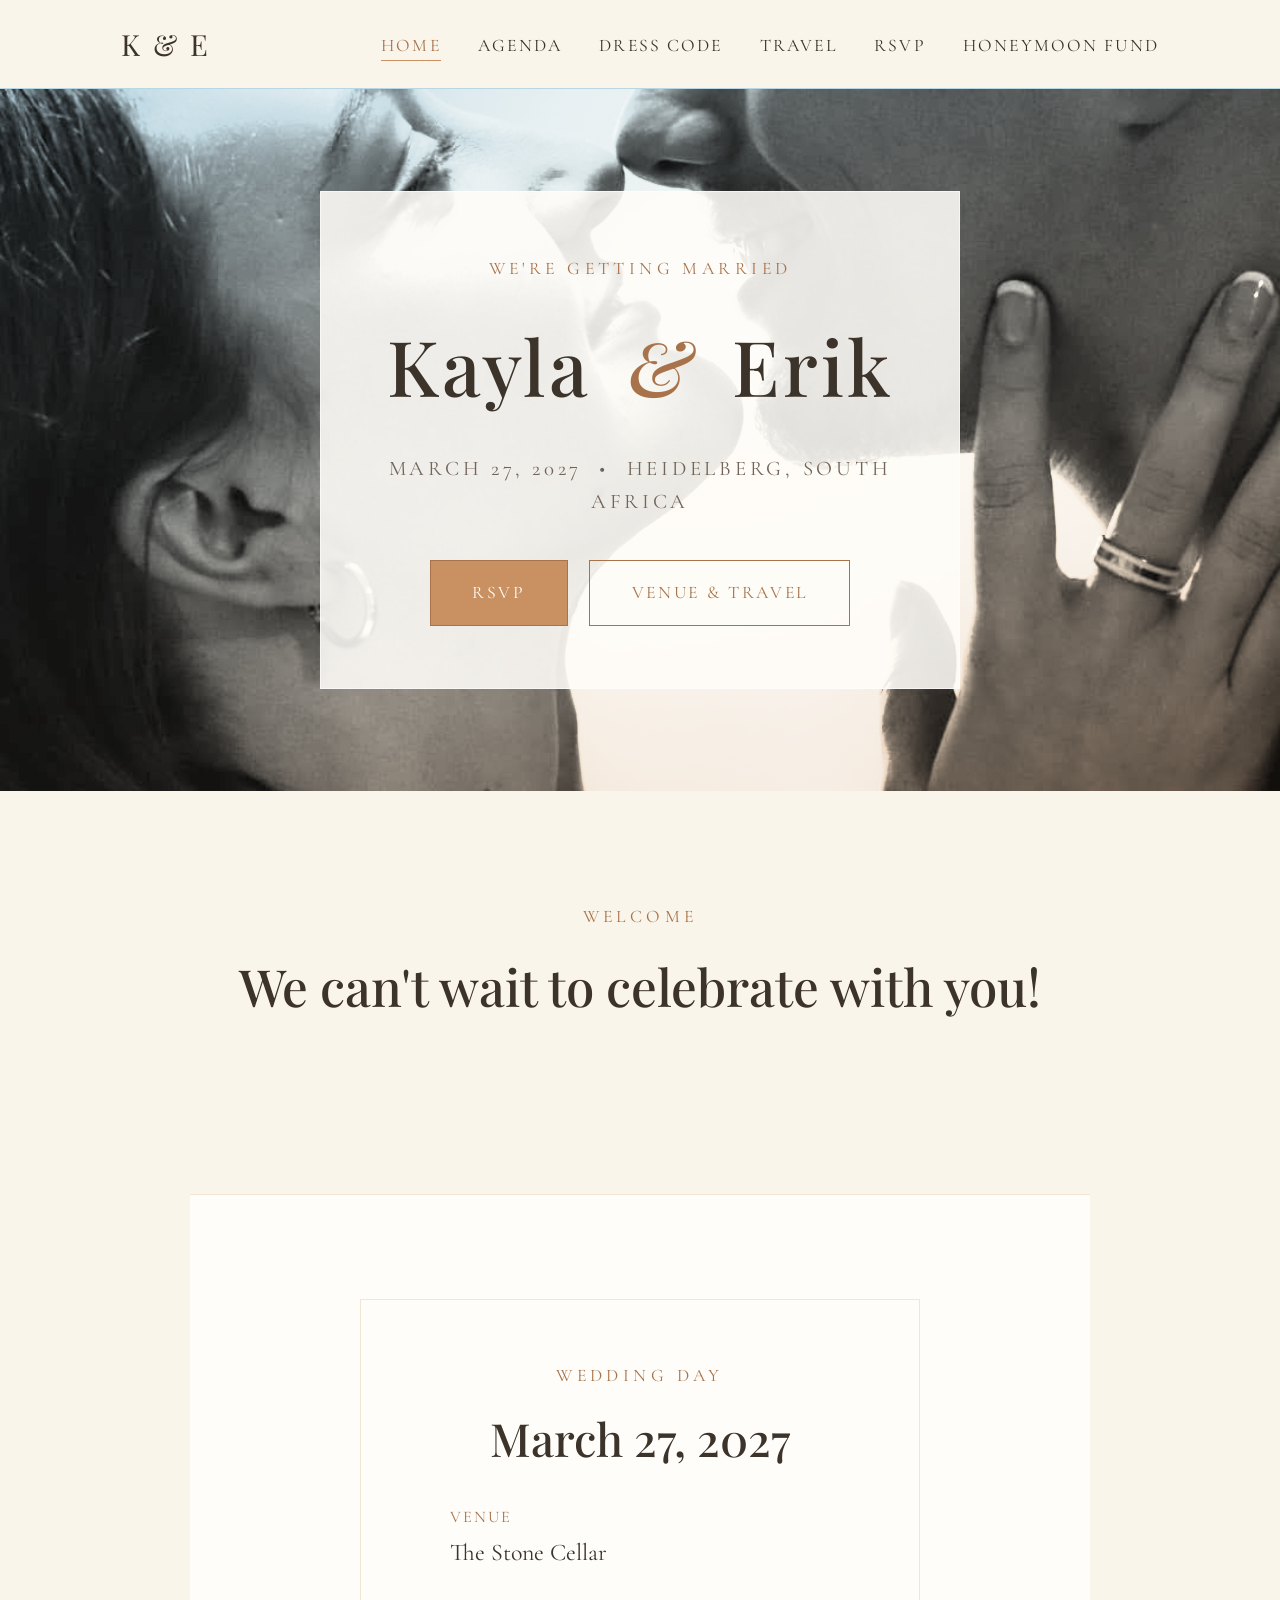
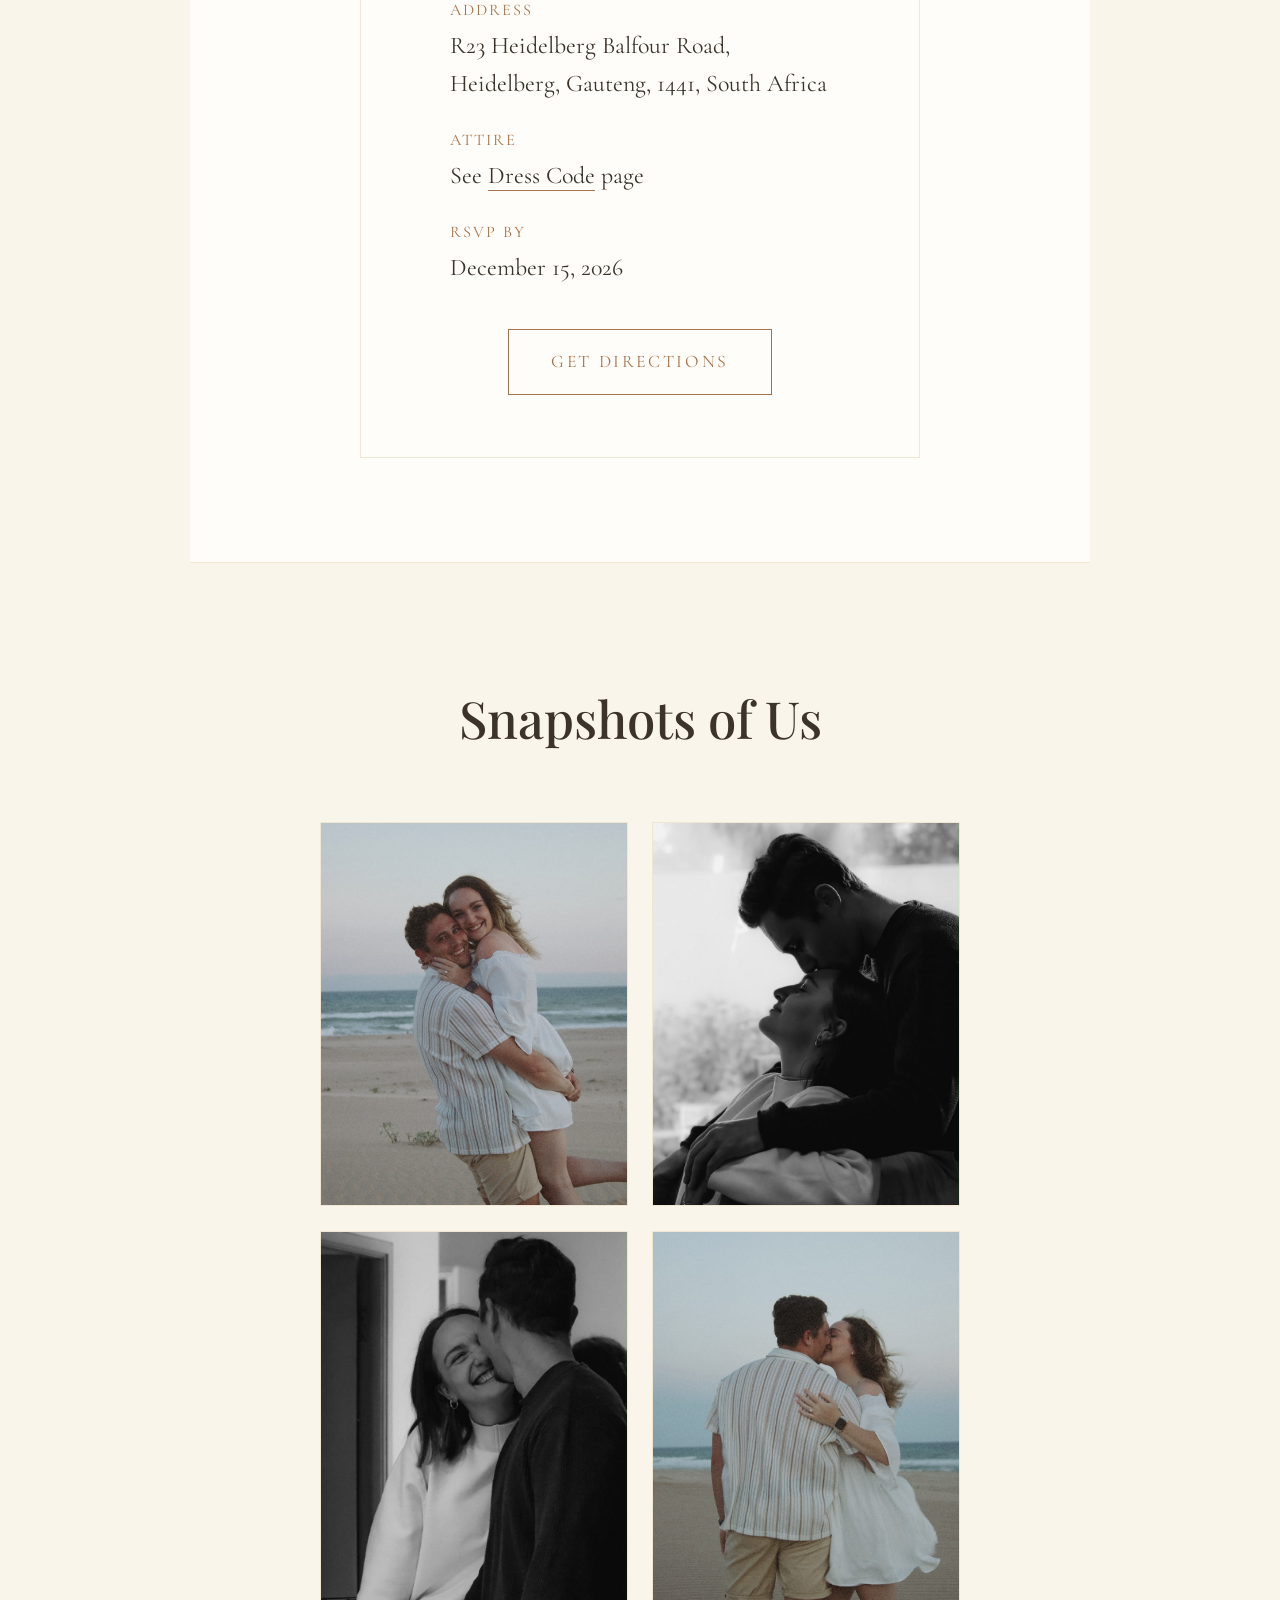
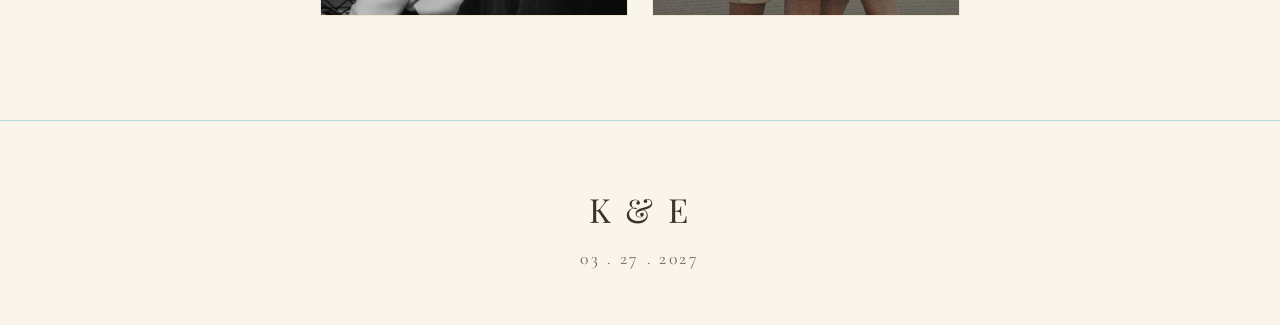
<file: index.html>
<!DOCTYPE html>
<html lang="en">
<head>
<meta charset="UTF-8">
<meta name="viewport" content="width=device-width, initial-scale=1.0">
<title>Kayla &amp; Erik — March 27, 2027</title>
<link rel="preconnect" href="https://fonts.googleapis.com">
<link href="https://fonts.googleapis.com/css2?family=Playfair+Display:wght@500;600&family=Cormorant+Garamond:wght@400;500;600&display=swap" rel="stylesheet">
<link rel="stylesheet" href="css/style.css">
</head>
<body>

<header class="site-header">
  <div class="nav-wrap">
    <a class="monogram" href="index.html">K &amp; E</a>
    <button class="nav-toggle" aria-label="Toggle menu">&#9776;</button>
    <nav class="site-nav">
      <ul>
        <li><a href="index.html" class="active">Home</a></li>
        <li><a href="agenda.html">Agenda</a></li>
        <li><a href="dress-code.html">Dress Code</a></li>
        <li><a href="travel.html">Travel</a></li>
        <li><a href="rsvp.html">RSVP</a></li>
        <li><a href="honeymoon-fund.html">Honeymoon Fund</a></li>
      </ul>
    </nav>
  </div>
</header>

<section class="hero">
  <div class="hero-inner">
    <span class="eyebrow">We're getting married</span>
    <h1>Kayla <span class="amp">&amp;</span> Erik</h1>
    <div class="date-location">March 27, 2027 &nbsp;&bull;&nbsp; Heidelberg, South Africa</div>
    <div class="cta-row">
      <a href="rsvp.html" class="btn">RSVP</a>
      <a href="travel.html" class="btn btn-outline">Venue &amp; Travel</a>
    </div>
  </div>
</section>

<section class="section">
  <div class="section-header">
    <span class="eyebrow">Welcome</span>
    <h2>We can't wait to celebrate with you!</h2>
  </div>
</section>

<section class="section section-alt">
  <div class="info-card">
    <span class="eyebrow">Wedding Day</span>
    <h3>March 27, 2027</h3>
    <div class="info-grid">
      <div>
        <div class="label">Venue</div>
        <div class="value">The Stone Cellar</div>
      </div>
      <div>
        <div class="label">Address</div>
        <div class="value">R23 Heidelberg Balfour Road, Heidelberg, Gauteng, 1441, South Africa</div>
      </div>
      <div>
        <div class="label">Attire</div>
        <div class="value">See <a href="dress-code.html" style="border-bottom:1px solid var(--sandy-brown-dark);">Dress Code</a> page</div>
      </div>
      <div>
        <div class="label">RSVP By</div>
        <div class="value">December 15, 2026</div>
      </div>
    </div>
    <div style="margin-top:2rem;">
      <a href="https://maps.app.goo.gl/aX4nhNzcc12tU7vq9?g_st=iw" class="btn btn-outline" target="_blank" rel="noopener">Get Directions</a>
    </div>
  </div>
</section>

<section class="section">
  <div class="section-header">
    <h2>Snapshots of Us</h2>
  </div>
  <div class="photo-grid">
    <div class="photo-block" style="background-image:url('images/wedding3.jpeg');"></div>
    <div class="photo-block" style="background-image:url('images/wedding4.jpeg');"></div>
    <div class="photo-block" style="background-image:url('images/wedding5.jpeg');"></div>
    <div class="photo-block" style="background-image:url('images/wedding6.jpeg');"></div>
  </div>
</section>

<footer class="site-footer">
  <div class="monogram">K &amp; E</div>
  <div class="date">03 . 27 . 2027</div>
</footer>

<script src="js/nav.js"></script>
</body>
</html>
</file>
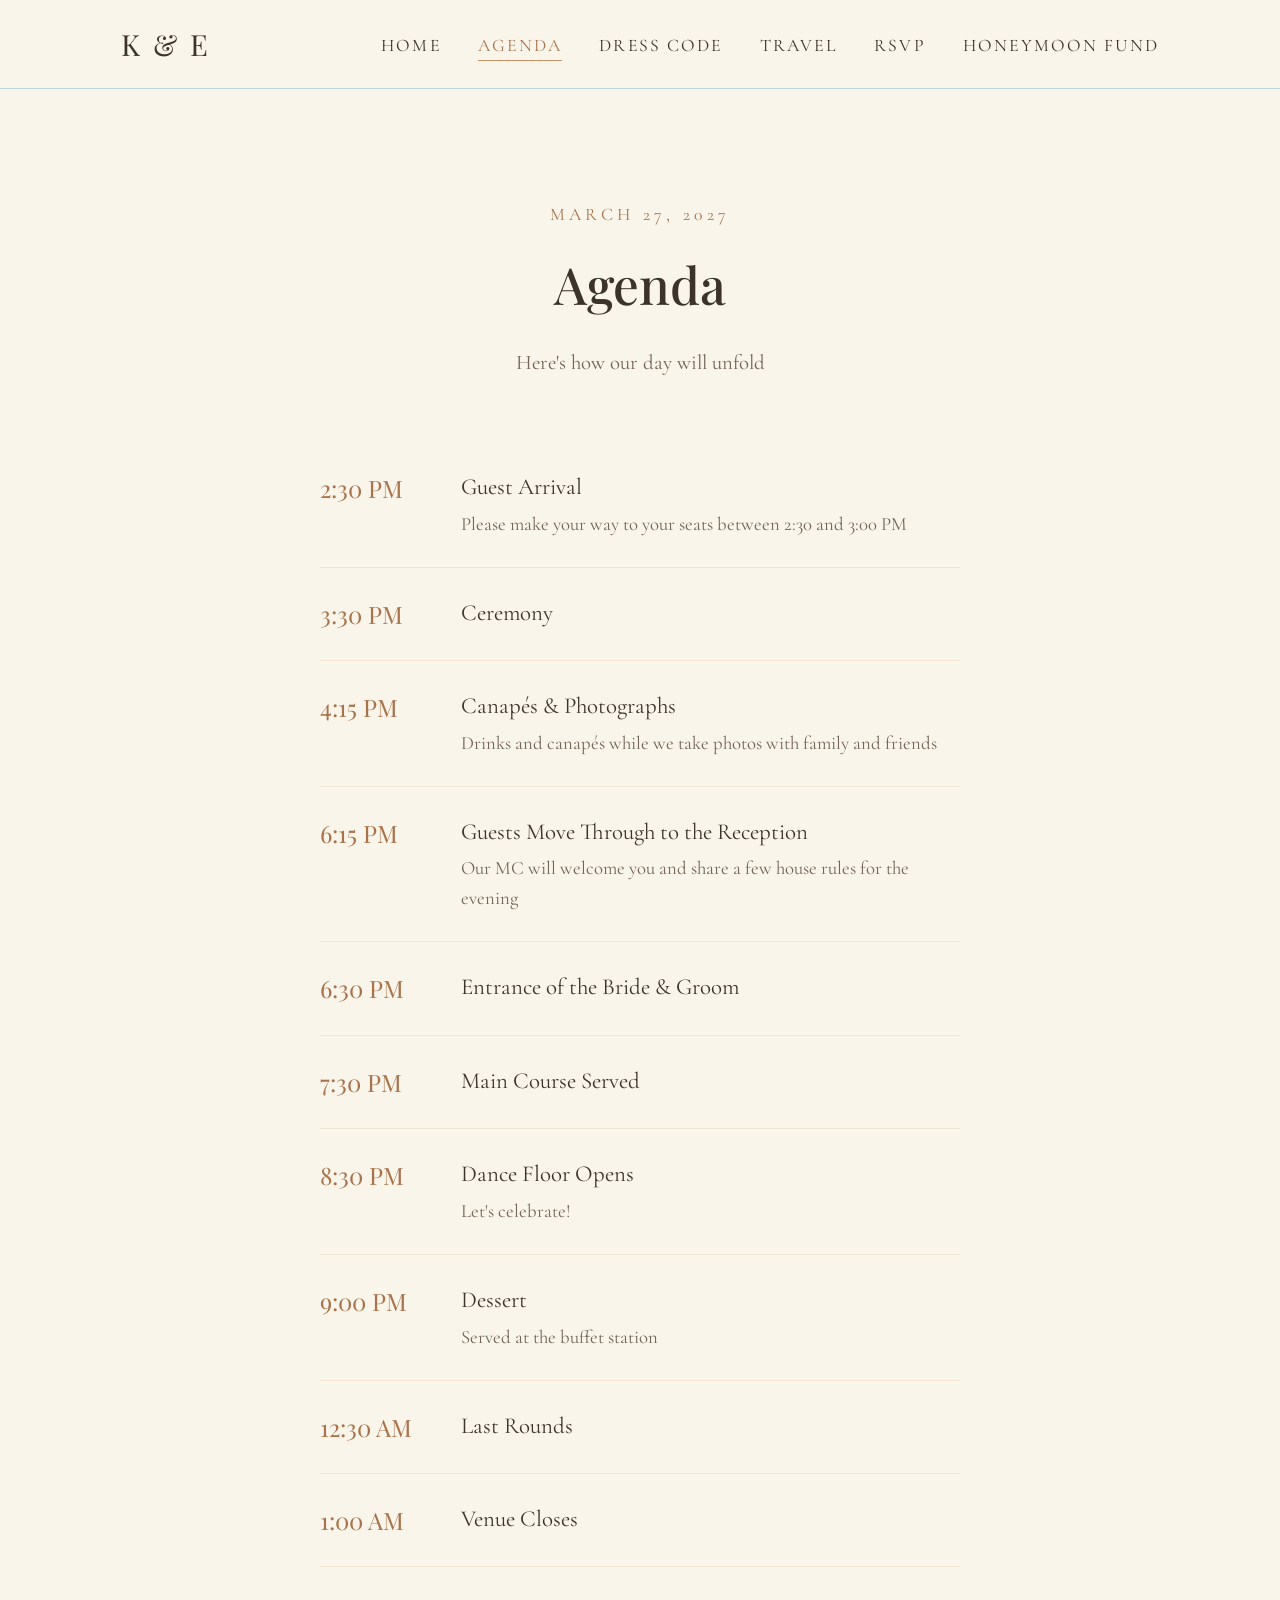
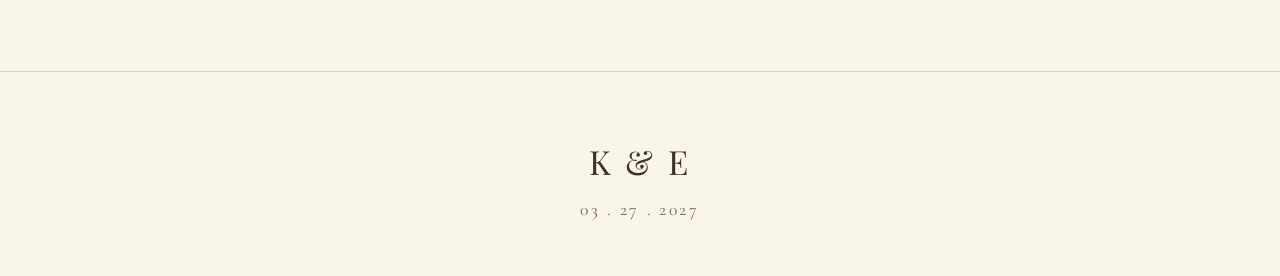
<file: agenda.html>
<!DOCTYPE html>
<html lang="en">
<head>
<meta charset="UTF-8">
<meta name="viewport" content="width=device-width, initial-scale=1.0">
<title>Agenda — Kayla &amp; Erik</title>
<link rel="preconnect" href="https://fonts.googleapis.com">
<link href="https://fonts.googleapis.com/css2?family=Playfair+Display:wght@500;600&family=Cormorant+Garamond:wght@400;500;600&display=swap" rel="stylesheet">
<link rel="stylesheet" href="css/style.css">
</head>
<body>

<header class="site-header">
  <div class="nav-wrap">
    <a class="monogram" href="index.html">K &amp; E</a>
    <button class="nav-toggle" aria-label="Toggle menu">&#9776;</button>
    <nav class="site-nav">
      <ul>
        <li><a href="index.html">Home</a></li>
        <li><a href="agenda.html" class="active">Agenda</a></li>
        <li><a href="dress-code.html">Dress Code</a></li>
        <li><a href="travel.html">Travel</a></li>
        <li><a href="rsvp.html">RSVP</a></li>
        <li><a href="honeymoon-fund.html">Honeymoon Fund</a></li>
      </ul>
    </nav>
  </div>
</header>

<section class="section">
  <div class="section-header">
    <span class="eyebrow">March 27, 2027</span>
    <h2>Agenda</h2>
    <p style="color:var(--ink-light); font-size:1rem;">Here's how our day will unfold</p>
  </div>

  <ul class="timeline">
    <li>
      <div class="time">2:30 PM</div>
      <div class="desc">Guest Arrival
        <span class="sub">Please make your way to your seats between 2:30 and 3:00 PM</span>
      </div>
    </li>
    <li>
      <div class="time">3:30 PM</div>
      <div class="desc">Ceremony</div>
    </li>
    <li>
      <div class="time">4:15 PM</div>
      <div class="desc">Canapés &amp; Photographs
        <span class="sub">Drinks and canapés while we take photos with family and friends</span>
      </div>
    </li>
    <li>
      <div class="time">6:15 PM</div>
      <div class="desc">Guests Move Through to the Reception
        <span class="sub">Our MC will welcome you and share a few house rules for the evening</span>
      </div>
    </li>
    <li>
      <div class="time">6:30 PM</div>
      <div class="desc">Entrance of the Bride &amp; Groom</div>
    </li>
    <li>
      <div class="time">7:30 PM</div>
      <div class="desc">Main Course Served</div>
    </li>
    <li>
      <div class="time">8:30 PM</div>
      <div class="desc">Dance Floor Opens
        <span class="sub">Let's celebrate!</span>
      </div>
    </li>
    <li>
      <div class="time">9:00 PM</div>
      <div class="desc">Dessert
        <span class="sub">Served at the buffet station</span>
      </div>
    </li>
    <li>
      <div class="time">12:30 AM</div>
      <div class="desc">Last Rounds</div>
    </li>
    <li>
      <div class="time">1:00 AM</div>
      <div class="desc">Venue Closes</div>
    </li>
  </ul>
</section>

<footer class="site-footer">
  <div class="monogram">K &amp; E</div>
  <div class="date">03 . 27 . 2027</div>
</footer>

<script src="js/nav.js"></script>
</body>
</html>
</file>
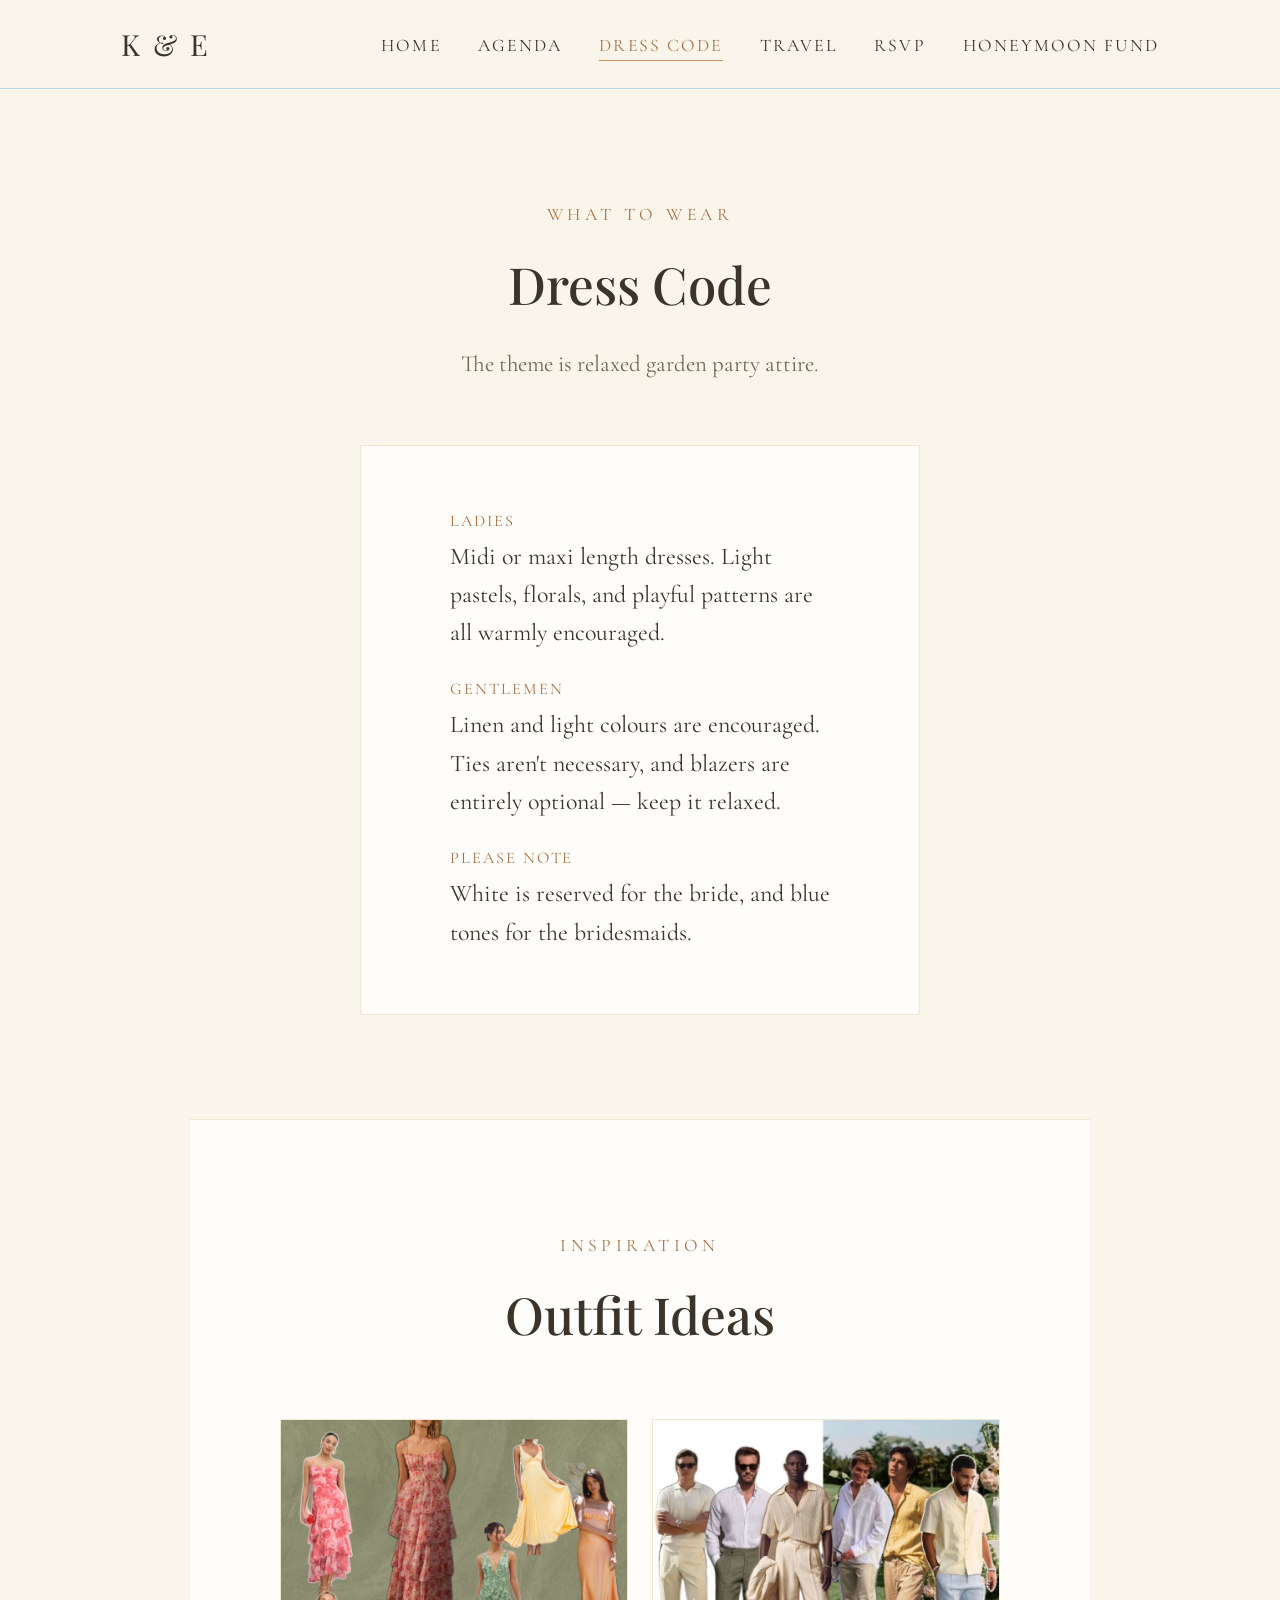
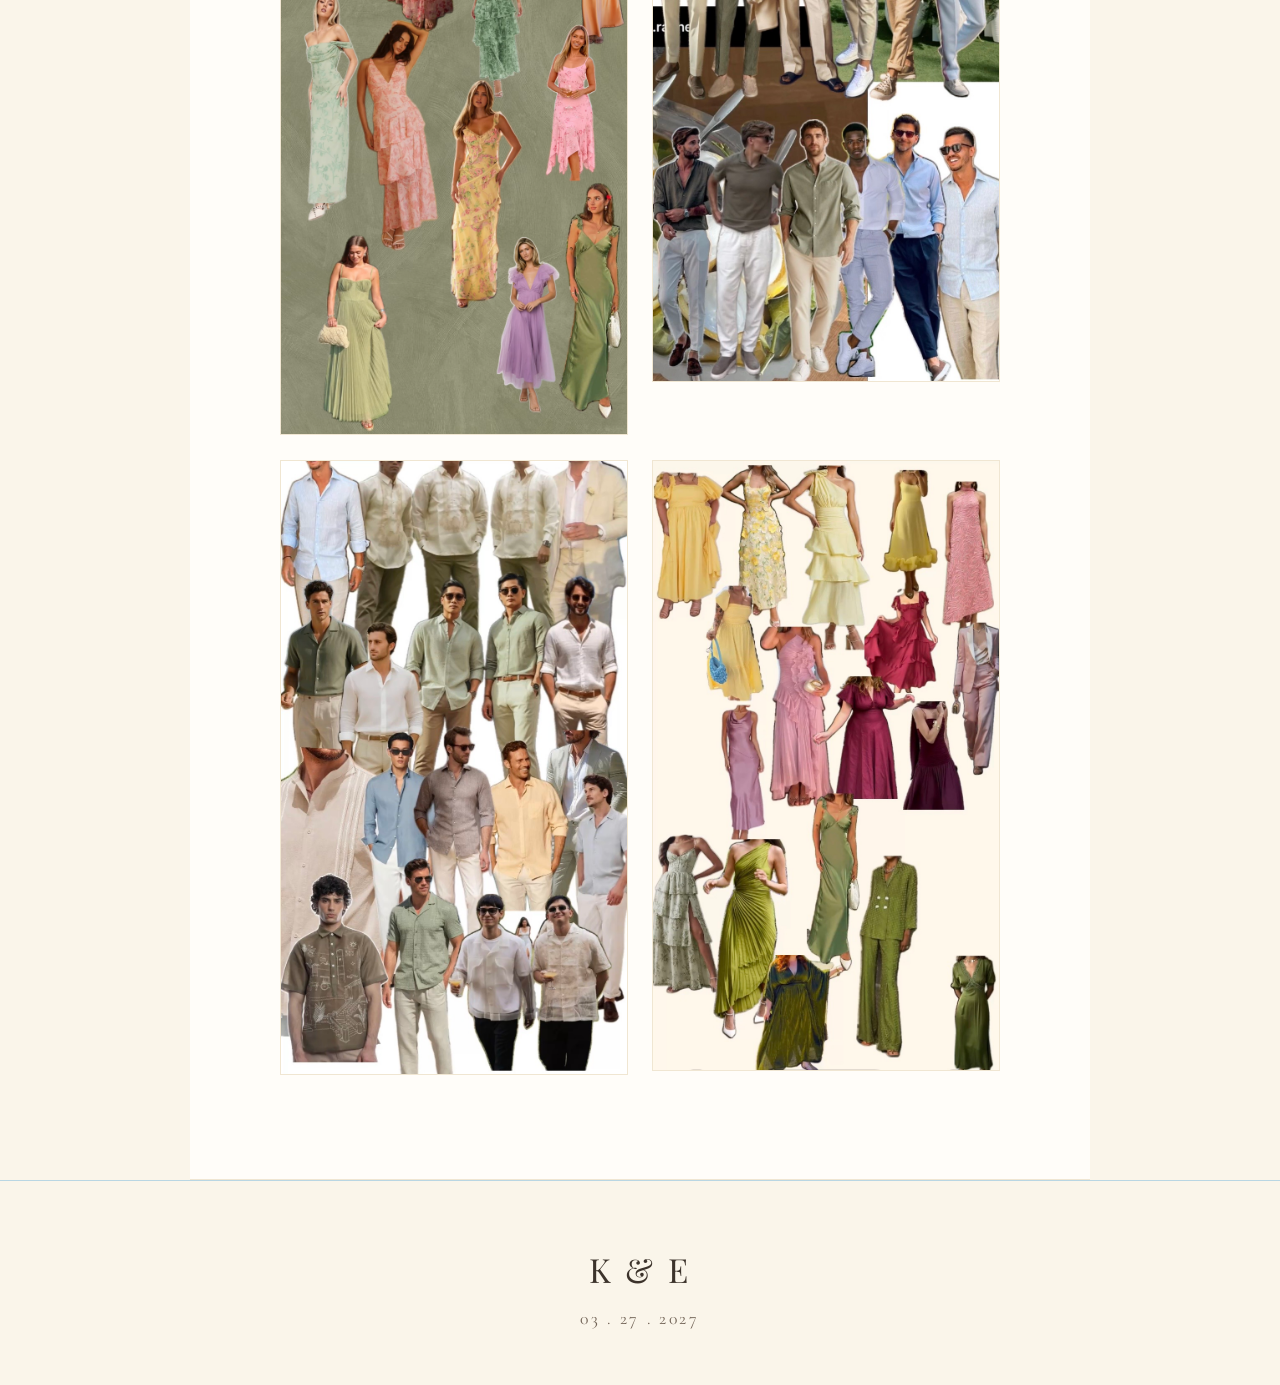
<file: dress-code.html>
<!DOCTYPE html>
<html lang="en">
<head>
<meta charset="UTF-8">
<meta name="viewport" content="width=device-width, initial-scale=1.0">
<title>Dress Code — Kayla &amp; Erik</title>
<link rel="preconnect" href="https://fonts.googleapis.com">
<link href="https://fonts.googleapis.com/css2?family=Playfair+Display:wght@500;600&family=Cormorant+Garamond:wght@400;500;600&display=swap" rel="stylesheet">
<link rel="stylesheet" href="css/style.css">
</head>
<body>

<header class="site-header">
  <div class="nav-wrap">
    <a class="monogram" href="index.html">K &amp; E</a>
    <button class="nav-toggle" aria-label="Toggle menu">&#9776;</button>
    <nav class="site-nav">
      <ul>
        <li><a href="index.html">Home</a></li>
        <li><a href="agenda.html">Agenda</a></li>
        <li><a href="dress-code.html" class="active">Dress Code</a></li>
        <li><a href="travel.html">Travel</a></li>
        <li><a href="rsvp.html">RSVP</a></li>
        <li><a href="honeymoon-fund.html">Honeymoon Fund</a></li>
      </ul>
    </nav>
  </div>
</header>

<section class="section">
  <div class="section-header">
    <span class="eyebrow">What to Wear</span>
    <h2>Dress Code</h2>
    <p style="color:var(--ink-light); font-size:1.1rem; max-width:560px; margin:1rem auto 0;">
      The theme is relaxed garden party attire.
    </p>
  </div>

  <div class="info-card">
    <div class="info-grid">
      <div>
        <div class="label">Ladies</div>
        <div class="value">Midi or maxi length dresses. Light pastels, florals, and playful patterns are all warmly encouraged.</div>
      </div>
      <div>
        <div class="label">Gentlemen</div>
        <div class="value">Linen and light colours are encouraged. Ties aren't necessary, and blazers are entirely optional — keep it relaxed.</div>
      </div>
      <div>
        <div class="label">Please Note</div>
        <div class="value">White is reserved for the bride, and blue tones for the bridesmaids.</div>
      </div>
    </div>
  </div>
</section>

<section class="section section-alt">
  <div class="section-header">
    <span class="eyebrow">Inspiration</span>
    <h2>Outfit Ideas</h2>
  </div>
  <div class="dresscode-grid">
    <img src="images/dresscode-new.png" alt="Outfit inspiration for guests — dresses">
    <img src="images/dresscode-2.jpg" alt="Outfit inspiration for guests — menswear">
    <img src="images/dresscode-4.jpg" alt="Outfit inspiration for guests — menswear">
    <img src="images/dresscode-1.jpg" alt="Outfit inspiration for guests — dresses">
  </div>
</section>

<footer class="site-footer">
  <div class="monogram">K &amp; E</div>
  <div class="date">03 . 27 . 2027</div>
</footer>

<script src="js/nav.js"></script>
</body>
</html>
</file>
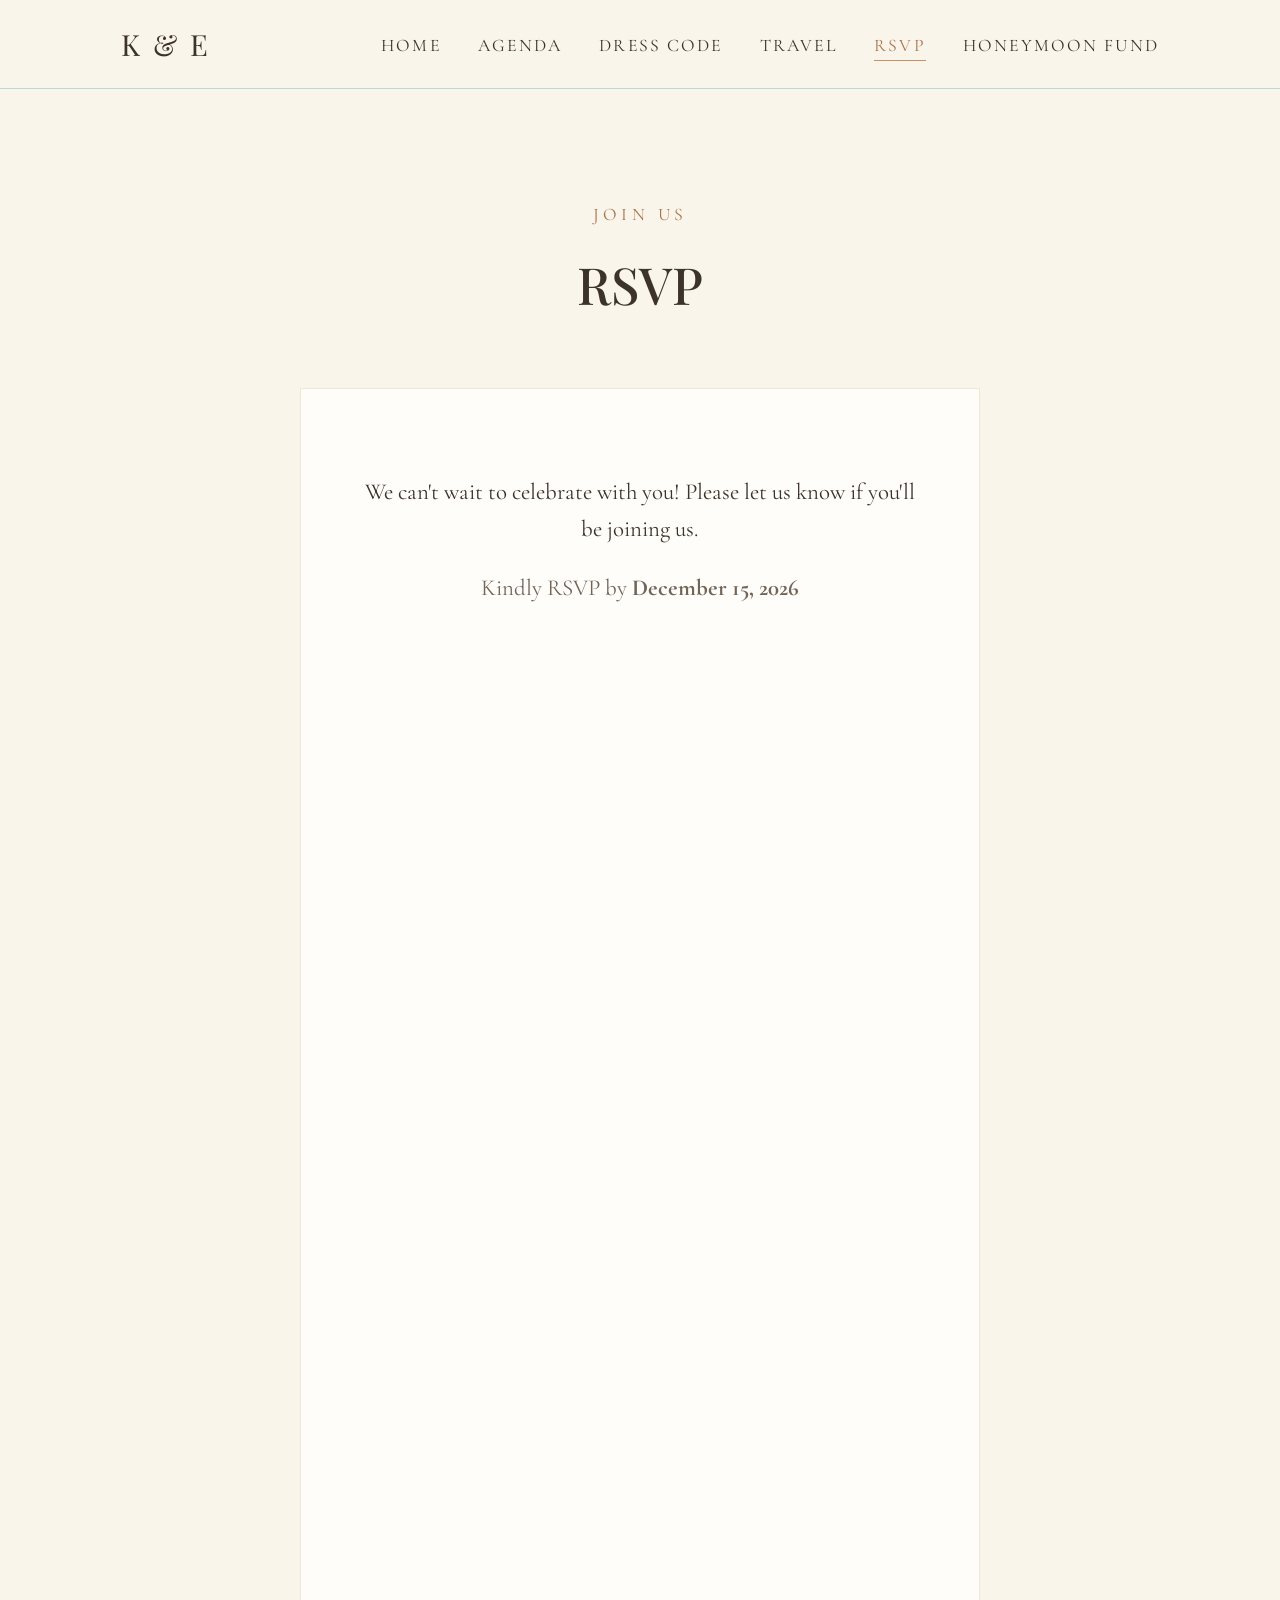
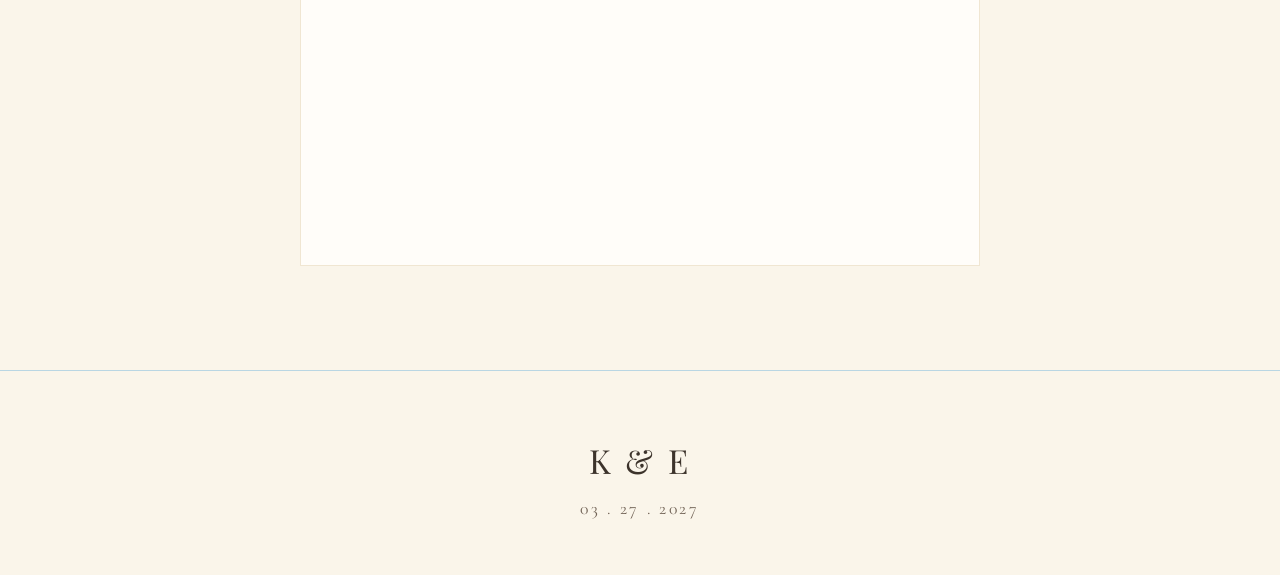
<file: rsvp.html>
<!DOCTYPE html>
<html lang="en">
<head>
<meta charset="UTF-8">
<meta name="viewport" content="width=device-width, initial-scale=1.0">
<title>RSVP — Kayla &amp; Erik</title>
<link rel="preconnect" href="https://fonts.googleapis.com">
<link href="https://fonts.googleapis.com/css2?family=Playfair+Display:wght@500;600&family=Cormorant+Garamond:wght@400;500;600&display=swap" rel="stylesheet">
<link rel="stylesheet" href="css/style.css">
</head>
<body>

<header class="site-header">
  <div class="nav-wrap">
    <a class="monogram" href="index.html">K &amp; E</a>
    <button class="nav-toggle" aria-label="Toggle menu">&#9776;</button>
    <nav class="site-nav">
      <ul>
        <li><a href="index.html">Home</a></li>
        <li><a href="agenda.html">Agenda</a></li>
        <li><a href="dress-code.html">Dress Code</a></li>
        <li><a href="travel.html">Travel</a></li>
        <li><a href="rsvp.html" class="active">RSVP</a></li>
        <li><a href="honeymoon-fund.html">Honeymoon Fund</a></li>
      </ul>
    </nav>
  </div>
</header>

<section class="section">
  <div class="section-header">
    <span class="eyebrow">Join Us</span>
    <h2>RSVP</h2>
  </div>

  <div class="rsvp-box rsvp-box-wide">
    <p style="font-size:1.1rem;">We can't wait to celebrate with you! Please let us know if you'll be joining us.</p>
    <div class="deadline">Kindly RSVP by <strong>December 15, 2026</strong></div>
    <iframe class="rsvp-form" src="https://docs.google.com/forms/d/e/1FAIpQLSdijjxzsVWjpBAFfeDX6KmUMhHkZ_9mVUvm0ZFFNI1bsOS5Wg/viewform?embedded=true" title="RSVP Form">Loading form…</iframe>
  </div>
</section>

<footer class="site-footer">
  <div class="monogram">K &amp; E</div>
  <div class="date">03 . 27 . 2027</div>
</footer>

<script src="js/nav.js"></script>
</body>
</html>
</file>
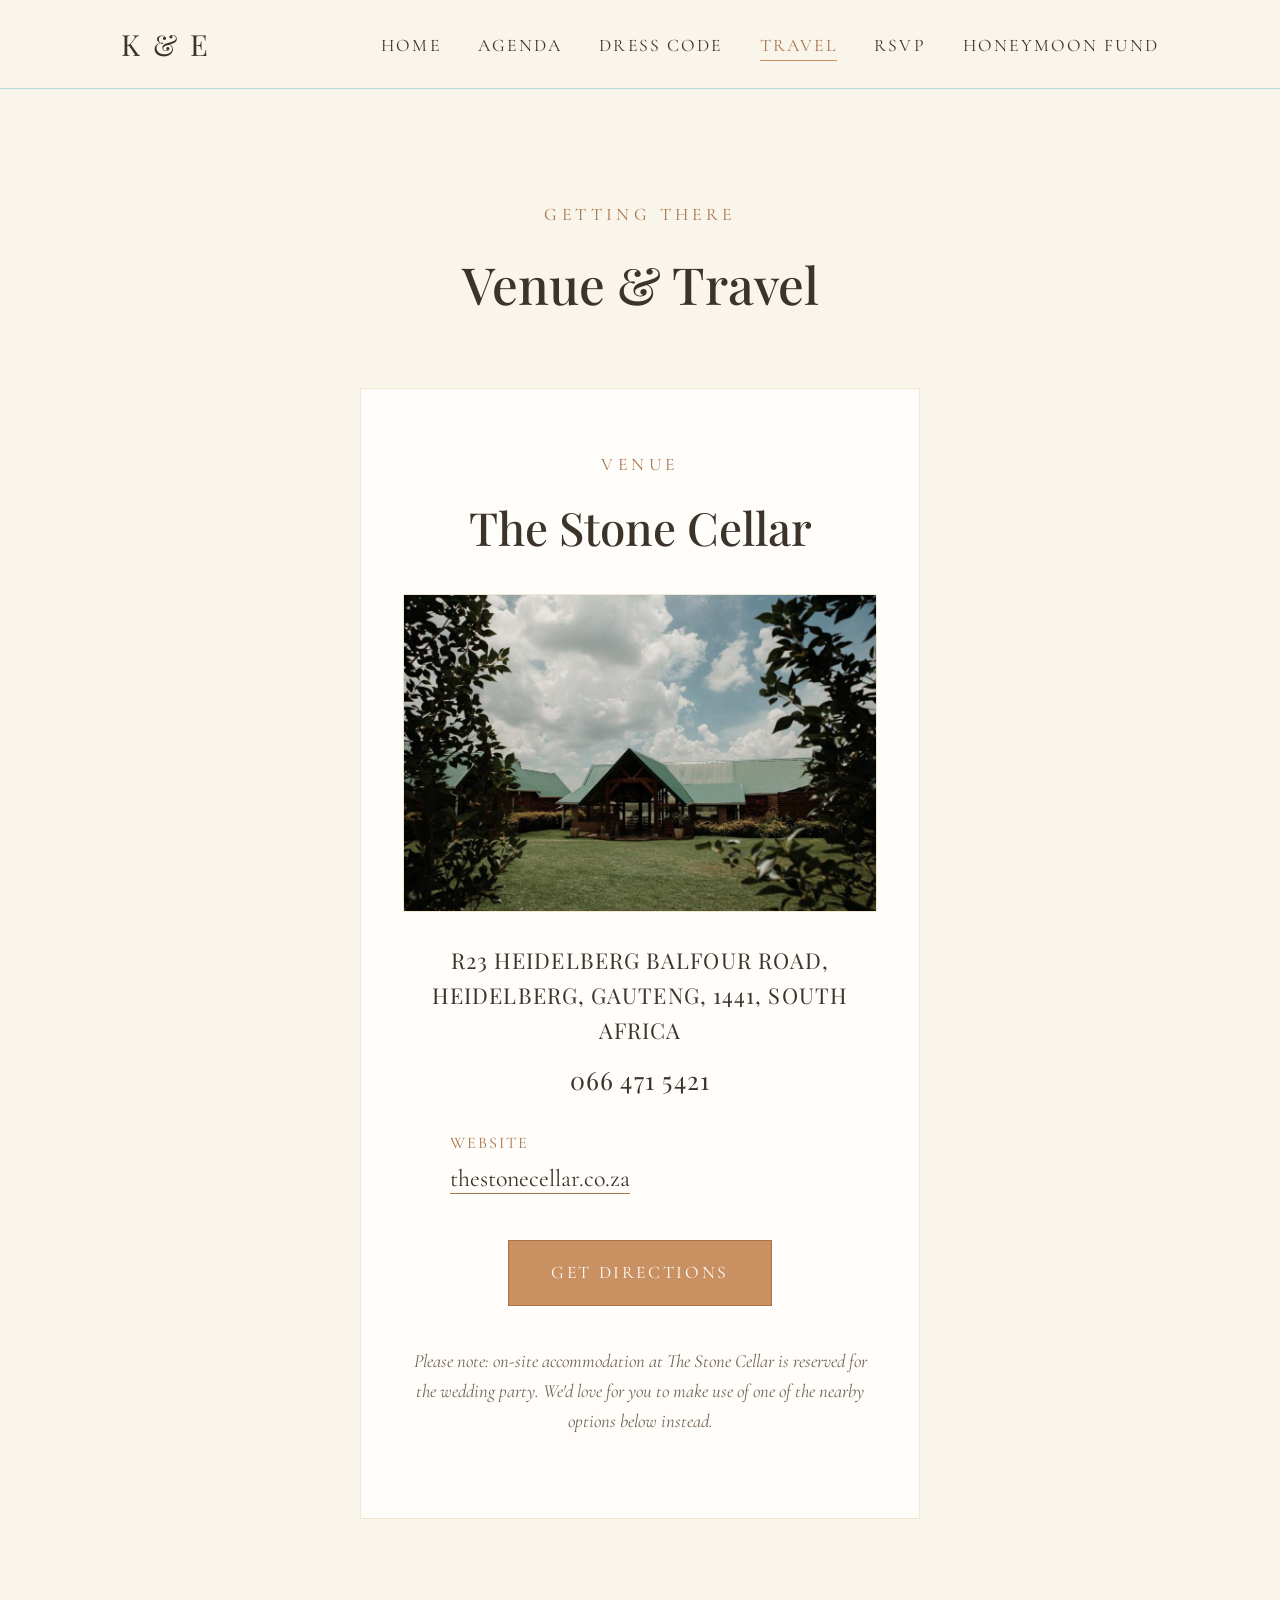
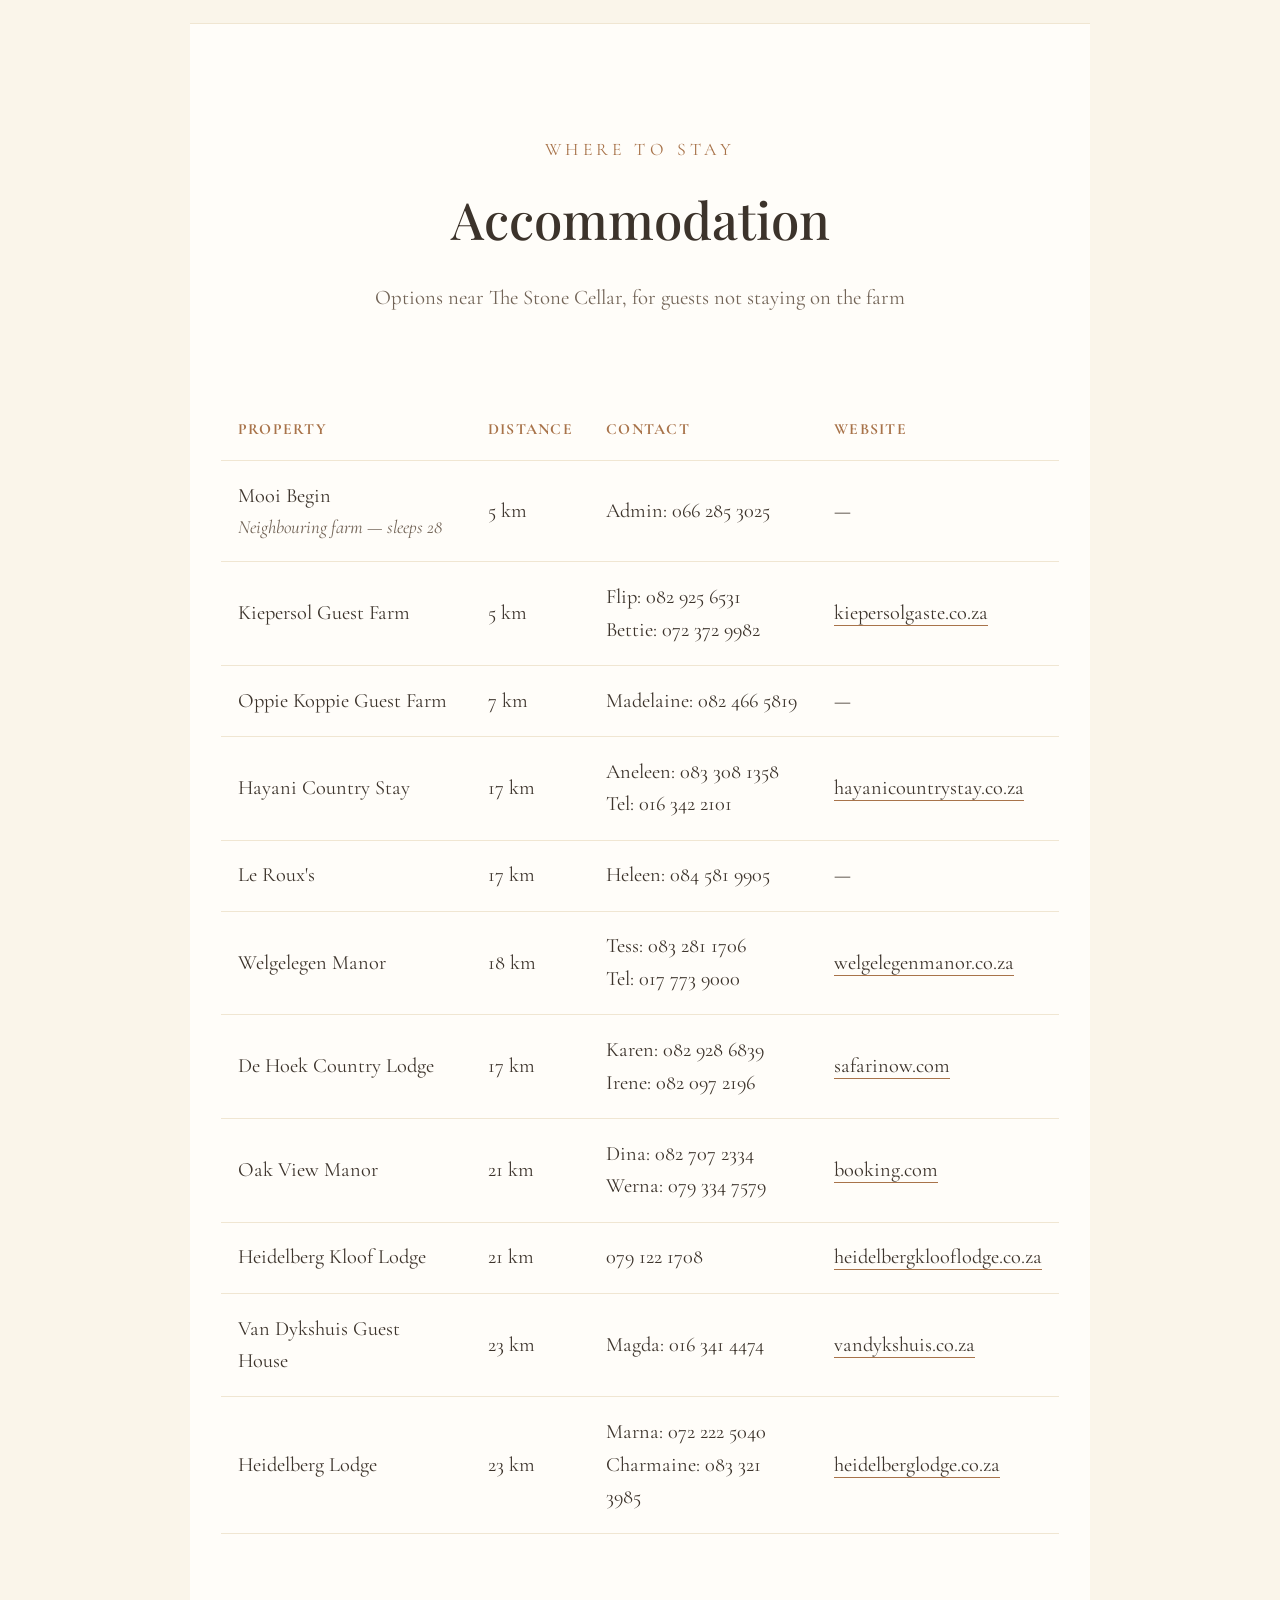
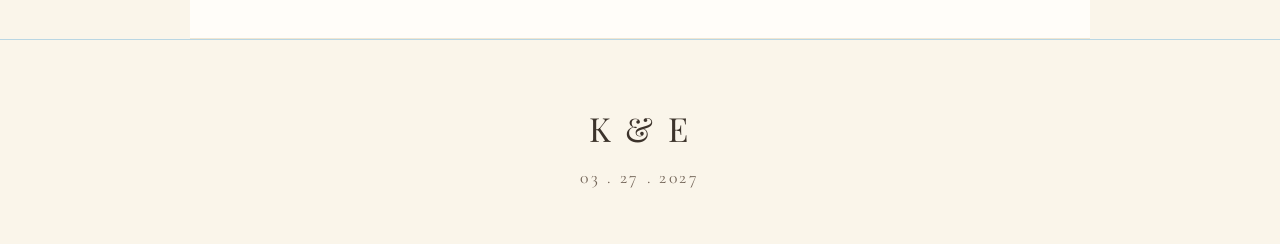
<file: travel.html>
<!DOCTYPE html>
<html lang="en">
<head>
<meta charset="UTF-8">
<meta name="viewport" content="width=device-width, initial-scale=1.0">
<title>Travel &amp; Accommodation — Kayla &amp; Erik</title>
<link rel="preconnect" href="https://fonts.googleapis.com">
<link href="https://fonts.googleapis.com/css2?family=Playfair+Display:wght@500;600&family=Cormorant+Garamond:wght@400;500;600&display=swap" rel="stylesheet">
<link rel="stylesheet" href="css/style.css">
</head>
<body>

<header class="site-header">
  <div class="nav-wrap">
    <a class="monogram" href="index.html">K &amp; E</a>
    <button class="nav-toggle" aria-label="Toggle menu">&#9776;</button>
    <nav class="site-nav">
      <ul>
        <li><a href="index.html">Home</a></li>
        <li><a href="agenda.html">Agenda</a></li>
        <li><a href="dress-code.html">Dress Code</a></li>
        <li><a href="travel.html" class="active">Travel</a></li>
        <li><a href="rsvp.html">RSVP</a></li>
        <li><a href="honeymoon-fund.html">Honeymoon Fund</a></li>
      </ul>
    </nav>
  </div>
</header>

<section class="section">
  <div class="section-header">
    <span class="eyebrow">Getting There</span>
    <h2>Venue &amp; Travel</h2>
  </div>

  <div class="info-card">
    <span class="eyebrow">Venue</span>
    <h3>The Stone Cellar</h3>
    <img src="images/venue.jpg" alt="The Stone Cellar" class="venue-photo">
    <div class="venue-address">R23 Heidelberg Balfour Road,<br>Heidelberg, Gauteng, 1441, South Africa</div>
    <div class="venue-phone">066 471 5421</div>
    <div class="info-grid">
      <div>
        <div class="label">Website</div>
        <div class="value"><a href="https://www.thestonecellar.co.za" target="_blank" rel="noopener" style="border-bottom:1px solid var(--sandy-brown-dark);">thestonecellar.co.za</a></div>
      </div>
    </div>
    <div style="margin-top:2rem;">
      <a href="https://maps.app.goo.gl/aX4nhNzcc12tU7vq9?g_st=iw" class="btn" target="_blank" rel="noopener">Get Directions</a>
    </div>
    <p class="note">Please note: on-site accommodation at The Stone Cellar is reserved for the wedding
      party. We'd love for you to make use of one of the nearby options below instead.</p>
  </div>
</section>

<section class="section section-alt">
  <div class="section-header">
    <span class="eyebrow">Where to Stay</span>
    <h2>Accommodation</h2>
    <p style="color:var(--ink-light); font-size:1rem;">Options near The Stone Cellar, for guests not staying on the farm</p>
  </div>

  <div class="table-wrap">
    <table class="accom-table">
      <thead>
        <tr>
          <th>Property</th>
          <th>Distance</th>
          <th>Contact</th>
          <th>Website</th>
        </tr>
      </thead>
      <tbody>
        <tr>
          <td>Mooi Begin <span class="note" style="display:block; margin:0;">Neighbouring farm — sleeps 28</span></td>
          <td>5 km</td>
          <td>Admin: 066 285 3025</td>
          <td>&mdash;</td>
        </tr>
        <tr>
          <td>Kiepersol Guest Farm</td>
          <td>5 km</td>
          <td>Flip: 082 925 6531<br>Bettie: 072 372 9982</td>
          <td><a href="https://www.kiepersolgaste.co.za" target="_blank" rel="noopener" style="border-bottom:1px solid var(--sandy-brown-dark);">kiepersolgaste.co.za</a></td>
        </tr>
        <tr>
          <td>Oppie Koppie Guest Farm</td>
          <td>7 km</td>
          <td>Madelaine: 082 466 5819</td>
          <td>&mdash;</td>
        </tr>
        <tr>
          <td>Hayani Country Stay</td>
          <td>17 km</td>
          <td>Aneleen: 083 308 1358<br>Tel: 016 342 2101</td>
          <td><a href="https://www.hayanicountrystay.co.za" target="_blank" rel="noopener" style="border-bottom:1px solid var(--sandy-brown-dark);">hayanicountrystay.co.za</a></td>
        </tr>
        <tr>
          <td>Le Roux's</td>
          <td>17 km</td>
          <td>Heleen: 084 581 9905</td>
          <td>&mdash;</td>
        </tr>
        <tr>
          <td>Welgelegen Manor</td>
          <td>18 km</td>
          <td>Tess: 083 281 1706<br>Tel: 017 773 9000</td>
          <td><a href="https://www.welgelegenmanor.co.za" target="_blank" rel="noopener" style="border-bottom:1px solid var(--sandy-brown-dark);">welgelegenmanor.co.za</a></td>
        </tr>
        <tr>
          <td>De Hoek Country Lodge</td>
          <td>17 km</td>
          <td>Karen: 082 928 6839<br>Irene: 082 097 2196</td>
          <td><a href="https://www.safarinow.com/go/dehoekcountrylodge" target="_blank" rel="noopener" style="border-bottom:1px solid var(--sandy-brown-dark);">safarinow.com</a></td>
        </tr>
        <tr>
          <td>Oak View Manor</td>
          <td>21 km</td>
          <td>Dina: 082 707 2334<br>Werna: 079 334 7579</td>
          <td><a href="https://www.booking.com/searchresults.html?ss=Oak+View+Manor" target="_blank" rel="noopener" style="border-bottom:1px solid var(--sandy-brown-dark);">booking.com</a></td>
        </tr>
        <tr>
          <td>Heidelberg Kloof Lodge</td>
          <td>21 km</td>
          <td>079 122 1708</td>
          <td><a href="https://www.heidelbergklooflodge.co.za" target="_blank" rel="noopener" style="border-bottom:1px solid var(--sandy-brown-dark);">heidelbergklooflodge.co.za</a></td>
        </tr>
        <tr>
          <td>Van Dykshuis Guest House</td>
          <td>23 km</td>
          <td>Magda: 016 341 4474</td>
          <td><a href="https://www.vandykshuis.co.za" target="_blank" rel="noopener" style="border-bottom:1px solid var(--sandy-brown-dark);">vandykshuis.co.za</a></td>
        </tr>
        <tr>
          <td>Heidelberg Lodge</td>
          <td>23 km</td>
          <td>Marna: 072 222 5040<br>Charmaine: 083 321 3985</td>
          <td><a href="https://www.heidelberglodge.co.za" target="_blank" rel="noopener" style="border-bottom:1px solid var(--sandy-brown-dark);">heidelberglodge.co.za</a></td>
        </tr>
      </tbody>
    </table>
  </div>
</section>

<footer class="site-footer">
  <div class="monogram">K &amp; E</div>
  <div class="date">03 . 27 . 2027</div>
</footer>

<script src="js/nav.js"></script>
</body>
</html>
</file>
<file: css/style.css>
/* =========================================================
   Kayla & Erik — Wedding Website
   Palette: cream, baby blue, sandy brown
   ========================================================= */

:root {
  --cream: #faf5ea;
  --cream-dark: #f0e6d2;
  --baby-blue: #b9d6e3;
  --baby-blue-dark: #8fb9cd;
  --sandy-brown: #c99162;
  --sandy-brown-dark: #a8734a;
  --ink: #3c332b;
  --ink-light: #726457;
  --white: #fffdf9;

  --font-display: 'Playfair Display', Georgia, serif;
  --font-body: 'Cormorant Garamond', Georgia, serif;
}

* {
  box-sizing: border-box;
}

html {
  scroll-behavior: smooth;
  font-size: 130%;
}

body {
  margin: 0;
  background: var(--cream);
  color: var(--ink);
  font-family: var(--font-body);
  font-size: 1.2rem;
  line-height: 1.6;
  overflow-x: hidden;
}

h1, h2, h3 {
  font-family: var(--font-display);
  font-weight: 500;
  margin: 0;
  color: var(--ink);
}

a {
  color: inherit;
  text-decoration: none;
}

img {
  max-width: 100%;
  display: block;
}

.eyebrow {
  font-family: var(--font-body);
  text-transform: uppercase;
  letter-spacing: 0.25em;
  font-size: 0.85rem;
  color: var(--sandy-brown-dark);
}

/* ---------- Header / Nav ---------- */

.site-header {
  position: sticky;
  top: 0;
  z-index: 100;
  background: var(--cream);
  border-bottom: 1px solid var(--baby-blue);
}

.nav-wrap {
  max-width: 1100px;
  margin: 0 auto;
  padding: 1rem 1.5rem;
  display: flex;
  align-items: center;
  justify-content: space-between;
}

.monogram {
  font-family: var(--font-display);
  font-size: 1.4rem;
  letter-spacing: 0.1em;
}

.nav-toggle {
  display: none;
  background: none;
  border: none;
  font-size: 1.6rem;
  color: var(--ink);
  cursor: pointer;
}

.site-nav ul {
  list-style: none;
  display: flex;
  gap: 1.8rem;
  margin: 0;
  padding: 0;
}

.site-nav a {
  font-family: var(--font-body);
  text-transform: uppercase;
  letter-spacing: 0.12em;
  font-size: 0.85rem;
  color: var(--ink);
  padding-bottom: 0.2rem;
  border-bottom: 1px solid transparent;
  transition: border-color 0.2s ease, color 0.2s ease;
}

.site-nav a:hover,
.site-nav a.active {
  border-color: var(--sandy-brown);
  color: var(--sandy-brown-dark);
}

@media (max-width: 780px) {
  .nav-toggle {
    display: block;
  }
  .site-nav {
    display: none;
    width: 100%;
  }
  .site-nav.open {
    display: block;
  }
  .nav-wrap {
    flex-wrap: wrap;
  }
  .site-nav ul {
    flex-direction: column;
    gap: 0;
    padding: 1rem 0 0.5rem;
  }
  .site-nav li {
    padding: 0.6rem 0;
    border-top: 1px solid var(--cream-dark);
  }
}

/* ---------- Hero ---------- */

.hero {
  position: relative;
  min-height: 78vh;
  display: flex;
  align-items: center;
  justify-content: center;
  text-align: center;
  padding: 3rem 1.5rem;
  background: linear-gradient(160deg, var(--baby-blue) 0%, var(--cream) 55%, var(--sandy-brown) 140%),
              url('../images/wedding2.jpeg') center/cover no-repeat;
  background-blend-mode: overlay;
}

.hero-inner {
  background: rgba(255, 253, 249, 0.88);
  padding: 3rem 2.5rem;
  border: 1px solid rgba(255,255,255,0.6);
  max-width: 640px;
  width: 100%;
}

@media (max-width: 600px) {
  .hero {
    min-height: 60vh;
    padding: 2rem 1rem;
  }
  .hero-inner {
    padding: 2rem 1.2rem;
  }
}

.hero .eyebrow {
  display: block;
  margin-bottom: 1rem;
}

.hero h1 {
  font-size: clamp(2.6rem, 6vw, 4.4rem);
  letter-spacing: 0.04em;
}

.hero .amp {
  color: var(--sandy-brown-dark);
  font-style: italic;
  padding: 0 0.2em;
}

.hero .date-location {
  margin-top: 1.2rem;
  font-family: var(--font-body);
  text-transform: uppercase;
  letter-spacing: 0.18em;
  font-size: 1rem;
  color: var(--ink-light);
}

.hero .cta-row {
  margin-top: 2rem;
  display: flex;
  gap: 1rem;
  justify-content: center;
  flex-wrap: wrap;
}

/* ---------- Buttons ---------- */

.btn {
  display: inline-block;
  padding: 0.85rem 2rem;
  font-family: var(--font-body);
  text-transform: uppercase;
  letter-spacing: 0.15em;
  font-size: 0.85rem;
  border: 1px solid var(--sandy-brown-dark);
  background: var(--sandy-brown);
  color: var(--white);
  transition: background 0.2s ease, color 0.2s ease;
  cursor: pointer;
}

.btn:hover {
  background: var(--sandy-brown-dark);
}

.btn-outline {
  background: transparent;
  color: var(--sandy-brown-dark);
}

.btn-outline:hover {
  background: var(--sandy-brown);
  color: var(--white);
}

/* ---------- Sections ---------- */

.section {
  padding: 5rem 1.5rem;
  max-width: 900px;
  margin: 0 auto;
}

@media (max-width: 600px) {
  .section {
    padding: 3rem 1.2rem;
  }
}

.section-tight {
  max-width: 700px;
}

.section-header {
  text-align: center;
  margin-bottom: 3rem;
}

.section-header h2 {
  font-size: clamp(2rem, 4vw, 2.8rem);
  margin-top: 0.5rem;
}

.section-alt {
  background: var(--white);
  border-top: 1px solid var(--cream-dark);
  border-bottom: 1px solid var(--cream-dark);
}

.section-blue {
  background: var(--baby-blue);
  color: var(--ink);
}

.section-blue .eyebrow {
  color: var(--ink);
}

/* ---------- Info card (wedding day) ---------- */

.info-card {
  background: var(--white);
  border: 1px solid var(--cream-dark);
  padding: 3rem 2rem;
  text-align: center;
  max-width: 560px;
  margin: 0 auto;
}

.venue-photo {
  width: 100%;
  height: auto;
  border: 1px solid var(--cream-dark);
  margin: 1.5rem 0;
}

.venue-address {
  font-family: var(--font-display);
  text-transform: uppercase;
  letter-spacing: 0.05em;
  font-size: 1.05rem;
  line-height: 1.6;
}

.venue-phone {
  font-family: var(--font-display);
  text-transform: uppercase;
  letter-spacing: 0.05em;
  font-size: 1.2rem;
  margin-top: 0.6rem;
  margin-bottom: 1.5rem;
}

@media (max-width: 480px) {
  .info-card,
  .rsvp-box,
  .message-box {
    padding: 2rem 1.3rem;
  }
}

.info-card .eyebrow {
  display: block;
}

.info-card h3 {
  font-size: 2.2rem;
  margin: 0.5rem 0 1.5rem;
}

.info-grid {
  display: grid;
  gap: 1.2rem;
  text-align: left;
  max-width: 380px;
  margin: 0 auto;
}

.info-grid .label {
  text-transform: uppercase;
  letter-spacing: 0.12em;
  font-size: 0.78rem;
  color: var(--sandy-brown-dark);
  margin-bottom: 0.15rem;
}

.info-grid .value {
  font-size: 1.15rem;
}

/* ---------- Timeline (agenda) ---------- */

.timeline {
  list-style: none;
  margin: 0;
  padding: 0;
  max-width: 640px;
  margin: 0 auto;
}

.timeline li {
  display: grid;
  grid-template-columns: 110px 1fr;
  gap: 1.5rem;
  padding: 1.3rem 0;
  border-bottom: 1px solid var(--cream-dark);
}

@media (max-width: 480px) {
  .timeline li {
    grid-template-columns: 1fr;
    gap: 0.3rem;
  }
}

.timeline .time {
  font-family: var(--font-display);
  color: var(--sandy-brown-dark);
  font-size: 1.15rem;
}

.timeline .desc {
  font-size: 1.1rem;
}

.timeline .desc .sub {
  display: block;
  font-size: 0.9rem;
  color: var(--ink-light);
  margin-top: 0.2rem;
}

/* ---------- Swatches (dress code) ---------- */

.dresscode-grid {
  display: grid;
  grid-template-columns: repeat(2, 1fr);
  gap: 1.2rem;
  max-width: 720px;
  margin: 0 auto;
  align-items: start;
}

.dresscode-grid img {
  width: 100%;
  height: auto;
  display: block;
  border: 1px solid var(--cream-dark);
}

@media (max-width: 480px) {
  .dresscode-grid {
    grid-template-columns: 1fr;
    max-width: 340px;
  }
}

/* ---------- Photo blocks (general placeholders) ---------- */

.photo-block {
  width: 100%;
  aspect-ratio: 4 / 5;
  background: linear-gradient(150deg, var(--baby-blue), var(--cream-dark));
  background-size: cover;
  background-position: center;
  border: 1px solid var(--cream-dark);
}

.photo-grid {
  display: grid;
  grid-template-columns: repeat(2, 1fr);
  gap: 1.2rem;
  max-width: 640px;
  margin: 0 auto;
}

@media (max-width: 420px) {
  .photo-grid {
    grid-template-columns: 1fr;
    max-width: 320px;
  }
}


/* ---------- Forms / RSVP ---------- */

.rsvp-box {
  background: var(--white);
  border: 1px solid var(--cream-dark);
  padding: 3rem 2.5rem;
  text-align: center;
  max-width: 560px;
  margin: 0 auto;
}

.rsvp-box-wide {
  max-width: 680px;
}

.rsvp-form {
  width: 100%;
  height: 1100px;
  border: none;
  margin-top: 2rem;
}

@media (max-width: 480px) {
  .rsvp-form {
    height: 1300px;
  }
}

.rsvp-box .deadline {
  font-size: 1.1rem;
  margin: 1rem 0 2rem;
  color: var(--ink-light);
}

.note {
  margin-top: 2rem;
  font-size: 0.9rem;
  color: var(--ink-light);
  font-style: italic;
}

/* ---------- Honeymoon fund ---------- */

.message-box {
  background: var(--white);
  border: 1px solid var(--cream-dark);
  padding: 3rem;
  max-width: 620px;
  margin: 0 auto 2.5rem;
  text-align: center;
  font-size: 1.25rem;
  font-style: italic;
  line-height: 1.8;
}

.signature {
  display: block;
  margin-top: 1.5rem;
  font-family: var(--font-display);
  font-style: normal;
  font-size: 1.3rem;
  color: var(--sandy-brown-dark);
}

/* ---------- Table (travel/accommodation) ---------- */

.table-wrap {
  width: 100%;
  overflow-x: auto;
  -webkit-overflow-scrolling: touch;
}

.accom-table {
  width: 100%;
  min-width: 560px;
  border-collapse: collapse;
  margin-top: 1rem;
}

.accom-table th, .accom-table td {
  text-align: left;
  padding: 0.9rem 0.8rem;
  border-bottom: 1px solid var(--cream-dark);
  font-size: 0.98rem;
}

.accom-table th {
  text-transform: uppercase;
  letter-spacing: 0.08em;
  font-size: 0.75rem;
  color: var(--sandy-brown-dark);
}

/* ---------- Footer ---------- */

.site-footer {
  text-align: center;
  padding: 3rem 1.5rem 2.5rem;
  border-top: 1px solid var(--baby-blue);
}

.site-footer .monogram {
  font-size: 1.6rem;
  margin-bottom: 0.4rem;
}

.site-footer .date {
  font-size: 0.85rem;
  letter-spacing: 0.15em;
  color: var(--ink-light);
}

.center {
  text-align: center;
}
</file>
